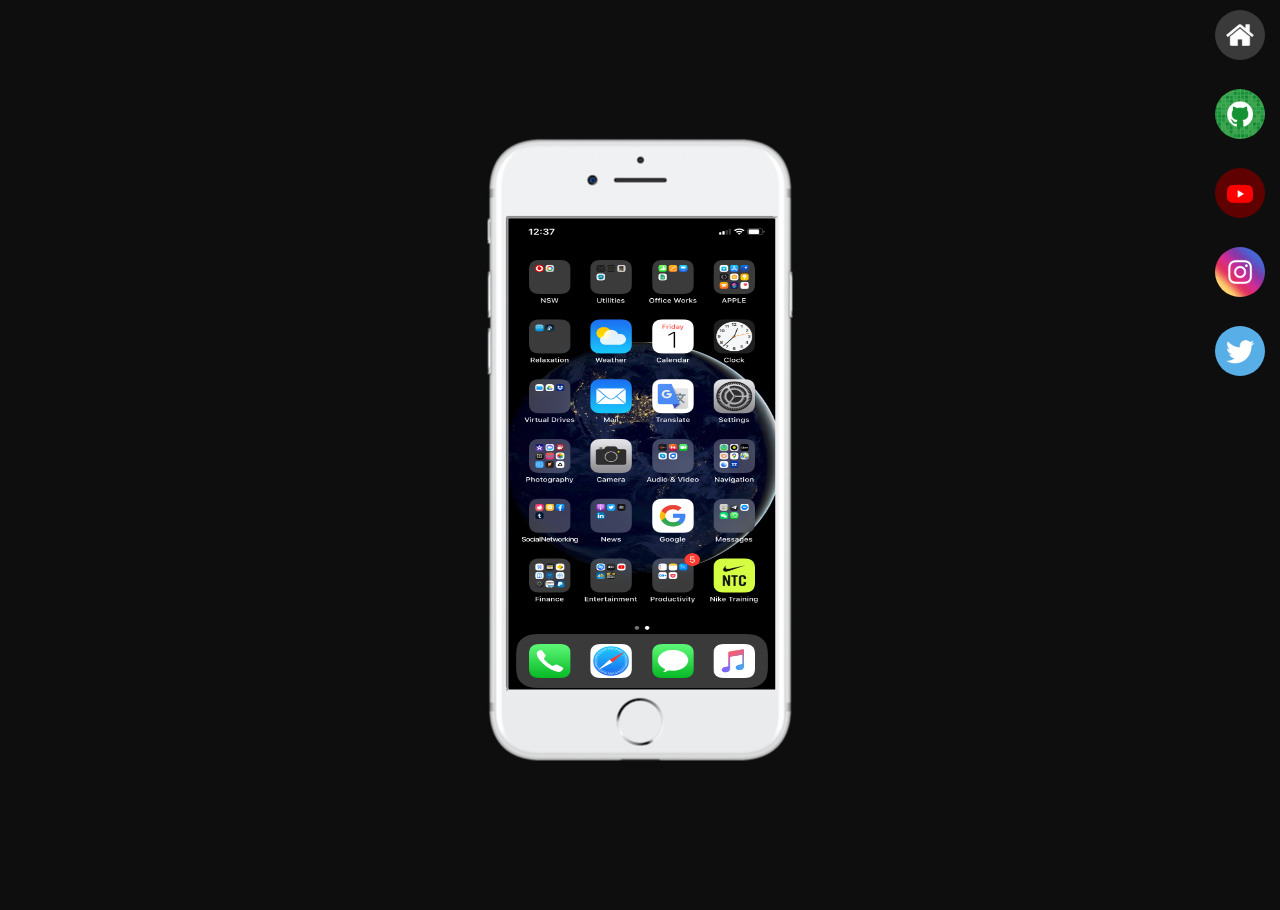
<file: index.html>
<!DOCTYPE html>
<html lang="en">
<head>
    <meta charset="UTF-8">
    <meta http-equiv="X-UA-Compatible" content="IE=edge">
    <meta name="viewport" content="width=device-width, initial-scale=1.0">
    <title>Social Media</title>
    <link rel="icon" href="data:image/svg+xml,<svg xmlns=%22http://www.w3.org/2000/svg%22 viewBox=%220 0 100 100%22><text y=%22.9em%22 font-size=%2290%22>📷</text></svg>">
    <link rel="stylesheet" href="style.css">
    <style>
        a img:hover {
            box-shadow: 2px 2px 5px rgba(255, 255, 255, 0.473);
            padding: 2.5px;
            transition: ease .3s;
        }
    </style>
</head>
<body>
    <main>
        <div class="right">
            <a href="home.html" target="screen"><img src="imgs/logo-home.jpg" alt="home"></a>
            <a href="socials/gh.html" target="screen"><img src="imgs/logo-github.jpg" alt="github"></a>
            <a href="socials/yt.html" target="screen"><img src="imgs/logo-youtube.jpg" alt="youtube"></a>
            <a href="socials/ig.html" target="screen"><img src="imgs/logo-instagram.jpg" alt="instagram"></a>
            <a href="socials/twt.html" target="screen"><img src="imgs/logo-twitter.jpg" alt="twitter"></a>
        </div>
        <div class="phone">
            <iframe src="home.html" frameborder="1" name="screen" id="screen">
                Not compatible
            </iframe>
        </div>
    </main>
</body>
</html>
</file>
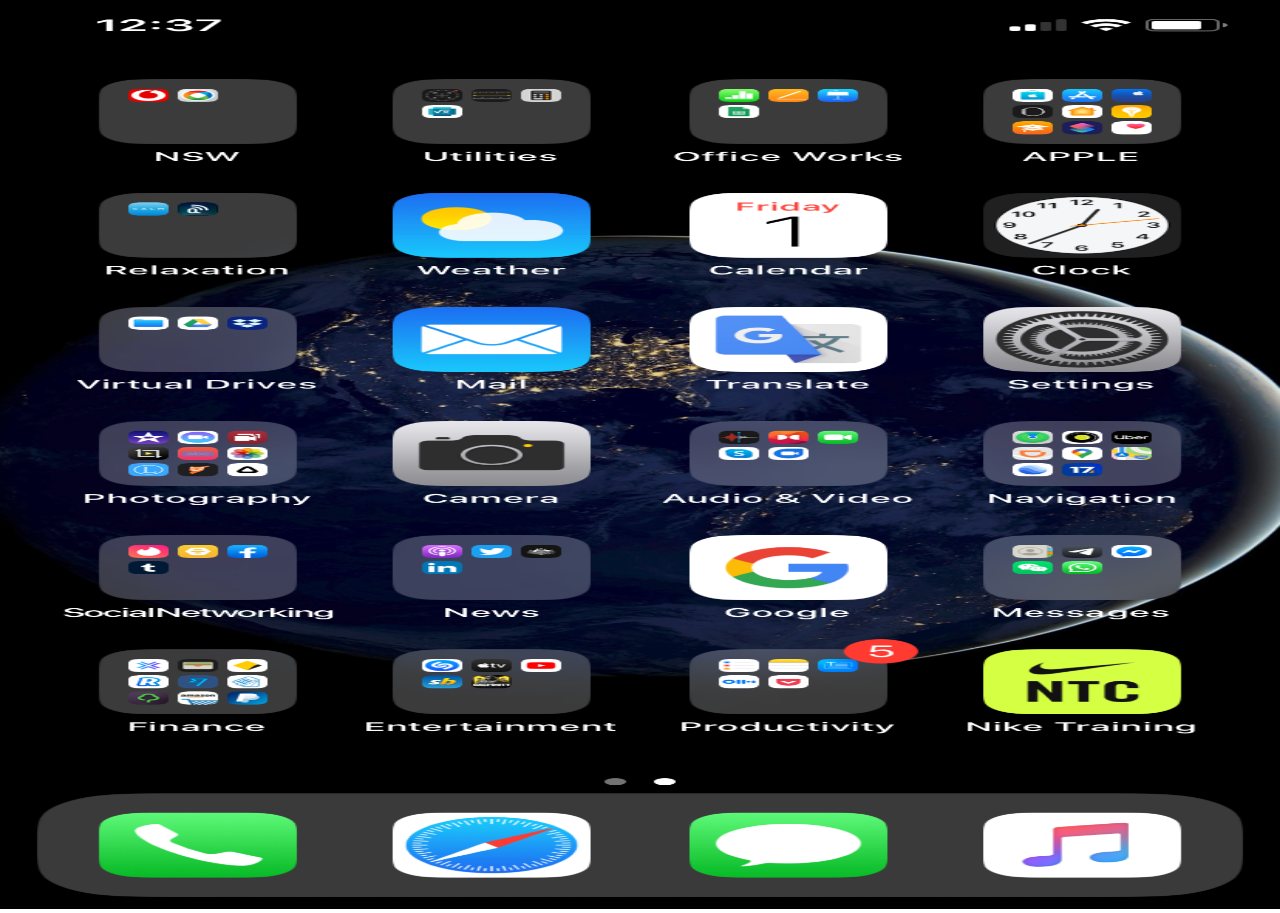
<file: home.html>
<!DOCTYPE html>
<html lang="en">
<head>
    <meta charset="UTF-8">
    <meta http-equiv="X-UA-Compatible" content="IE=edge">
    <meta name="viewport" content="width=device-width, initial-scale=1.0">
    <title>Document</title>
    <link rel="stylesheet" href="socials/social.css">
    <style>
        body {
            overflow: hidden;
        }

        img {
            height: 101vh;
        }
    </style>
</head>
<body>
    <img src="imgs/home.png" alt="home">
</body>
</html>
</file>
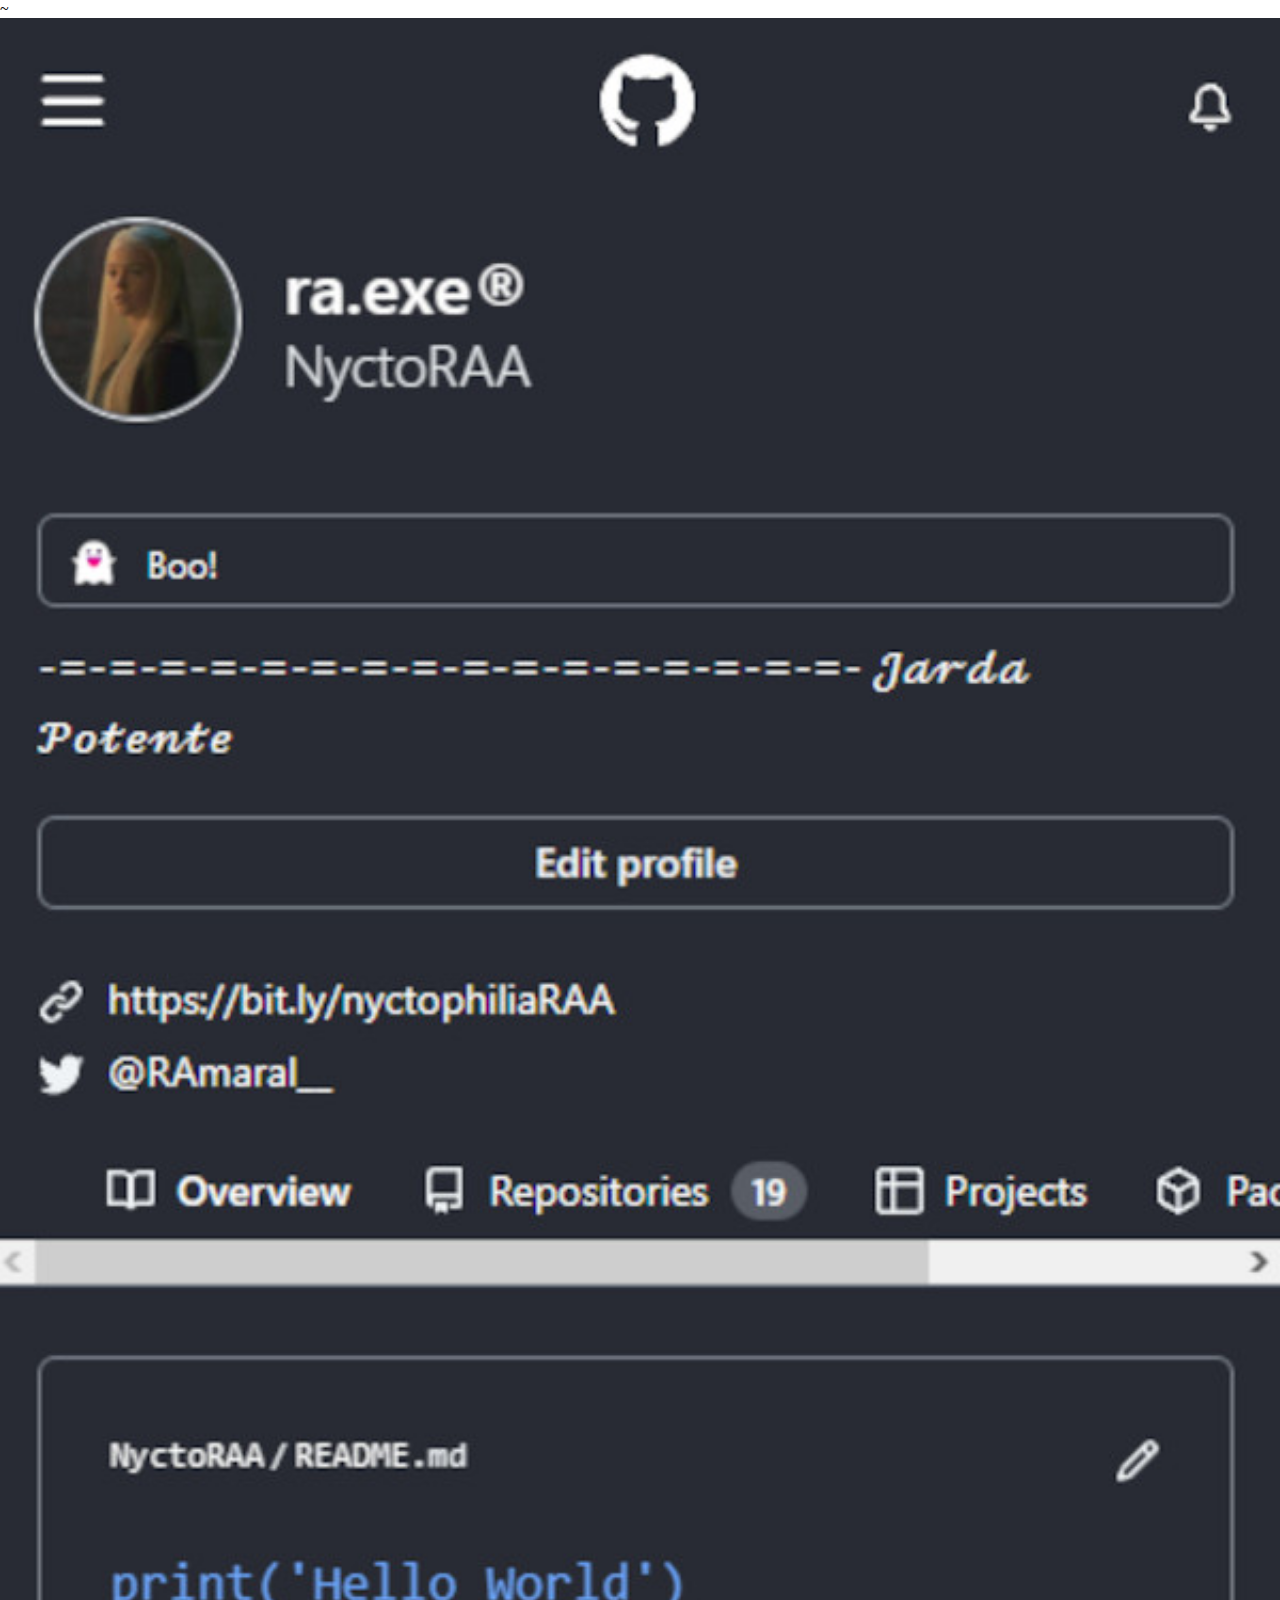
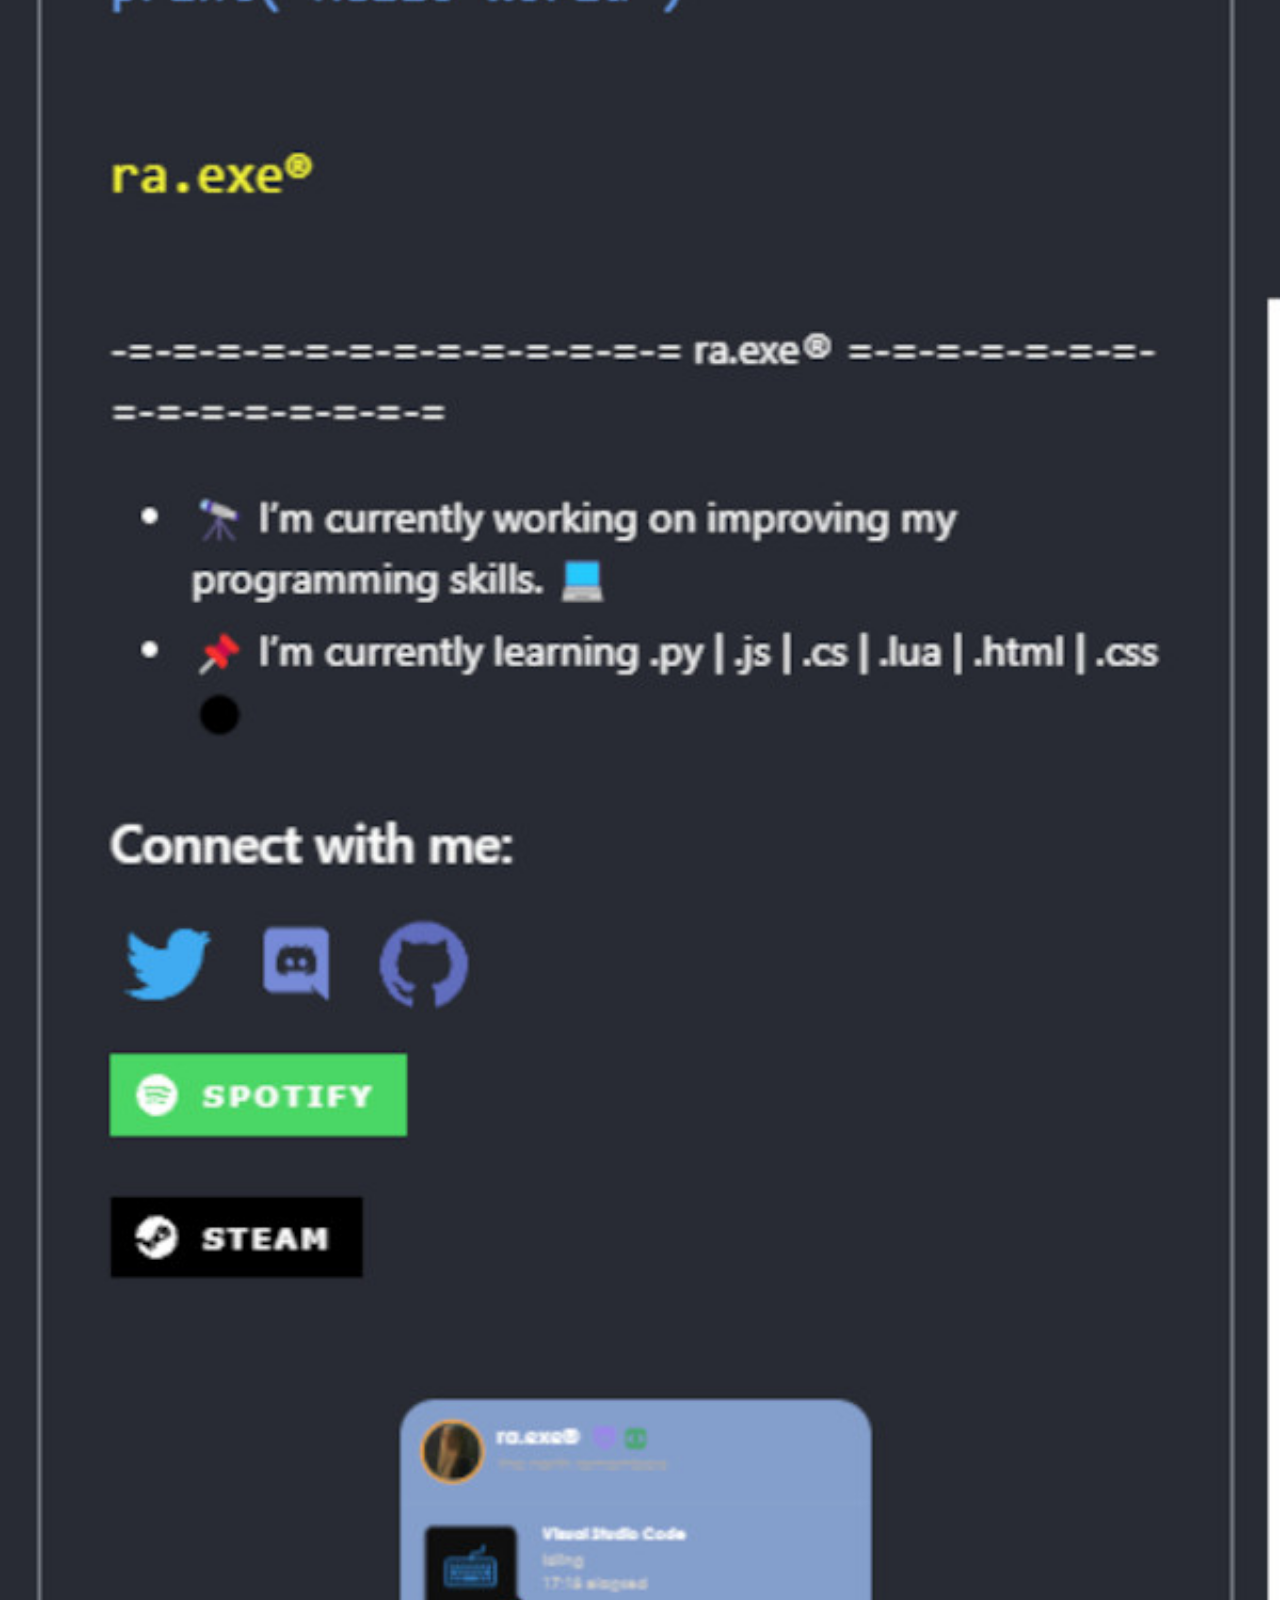
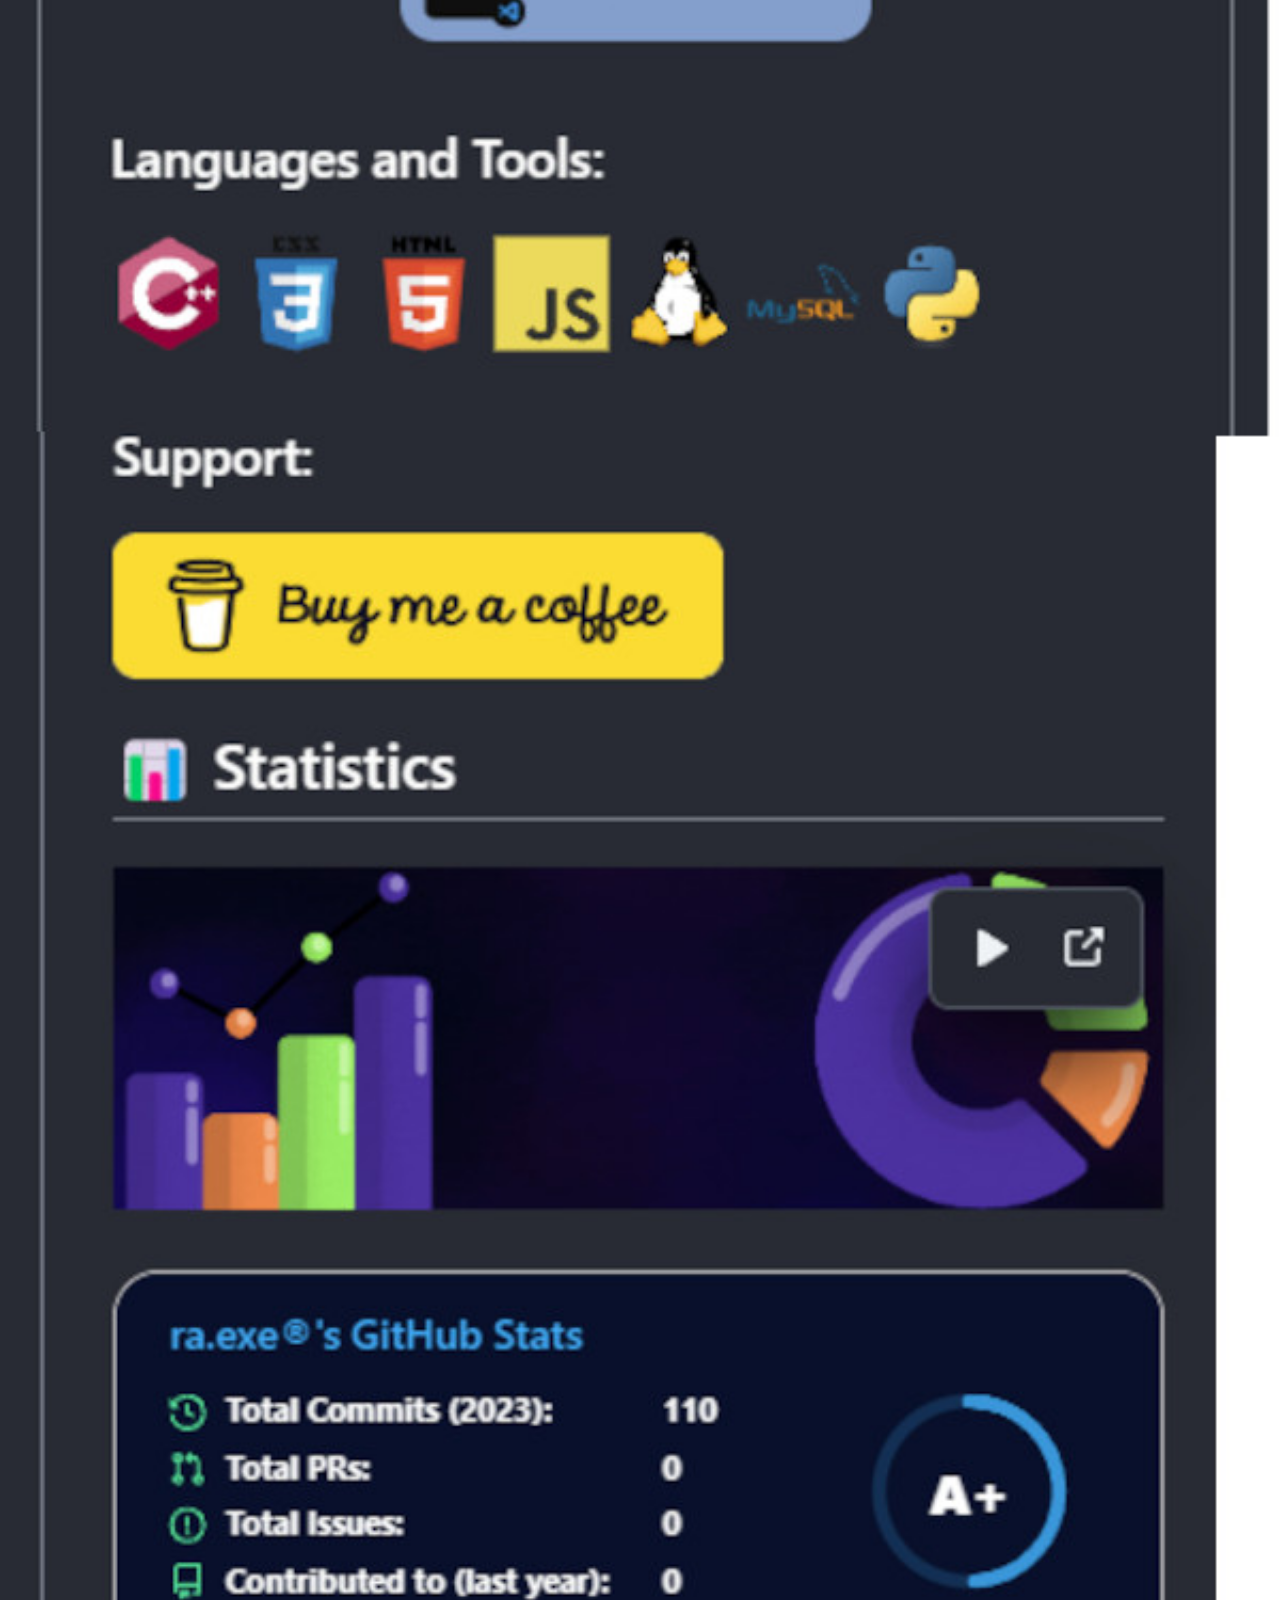
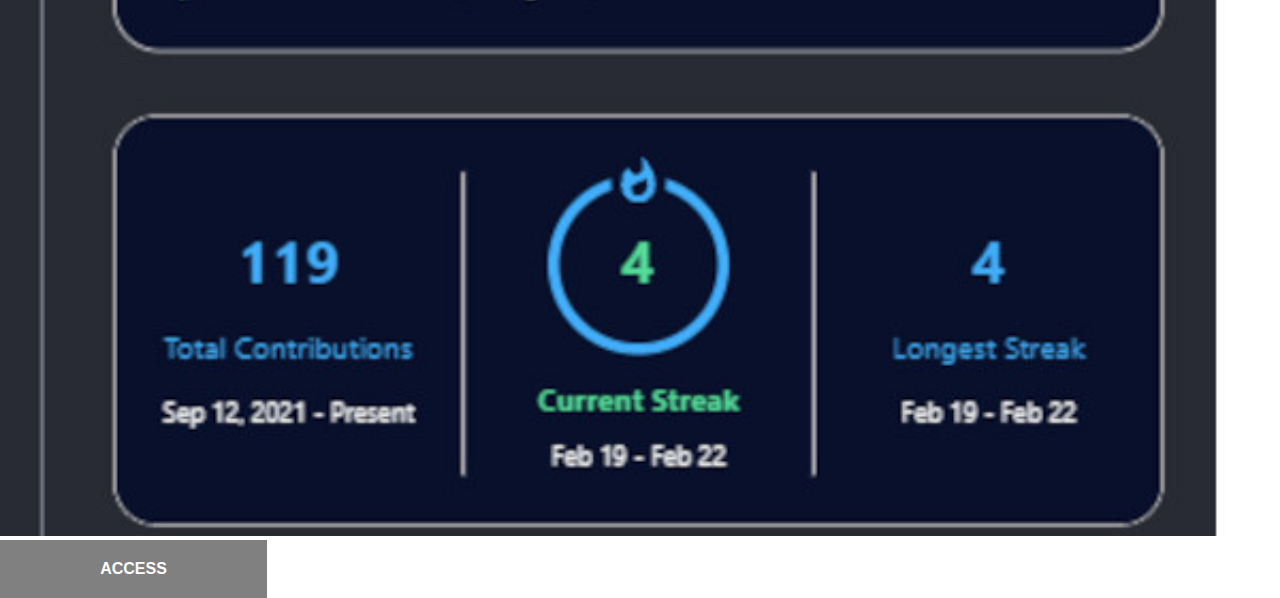
<file: socials/gh.html>
<!DOCTYPE html>
<html lang="en">
<head>
    <meta charset="UTF-8">
    <meta http-equiv="X-UA-Compatible" content="IE=edge">
    <meta name="viewport" content="width=device-width, initial-scale=1.0">
    <title>GitHub</title>~
    <link rel="stylesheet" href="social.css">
</head>
<body>
    <img src="../imgs/gh-screen.jpg" alt="GitHub">
    <a href="https://github.com/NyctoRAA" target="_blank">ACCESS</a>
</body>
</html>
</file>
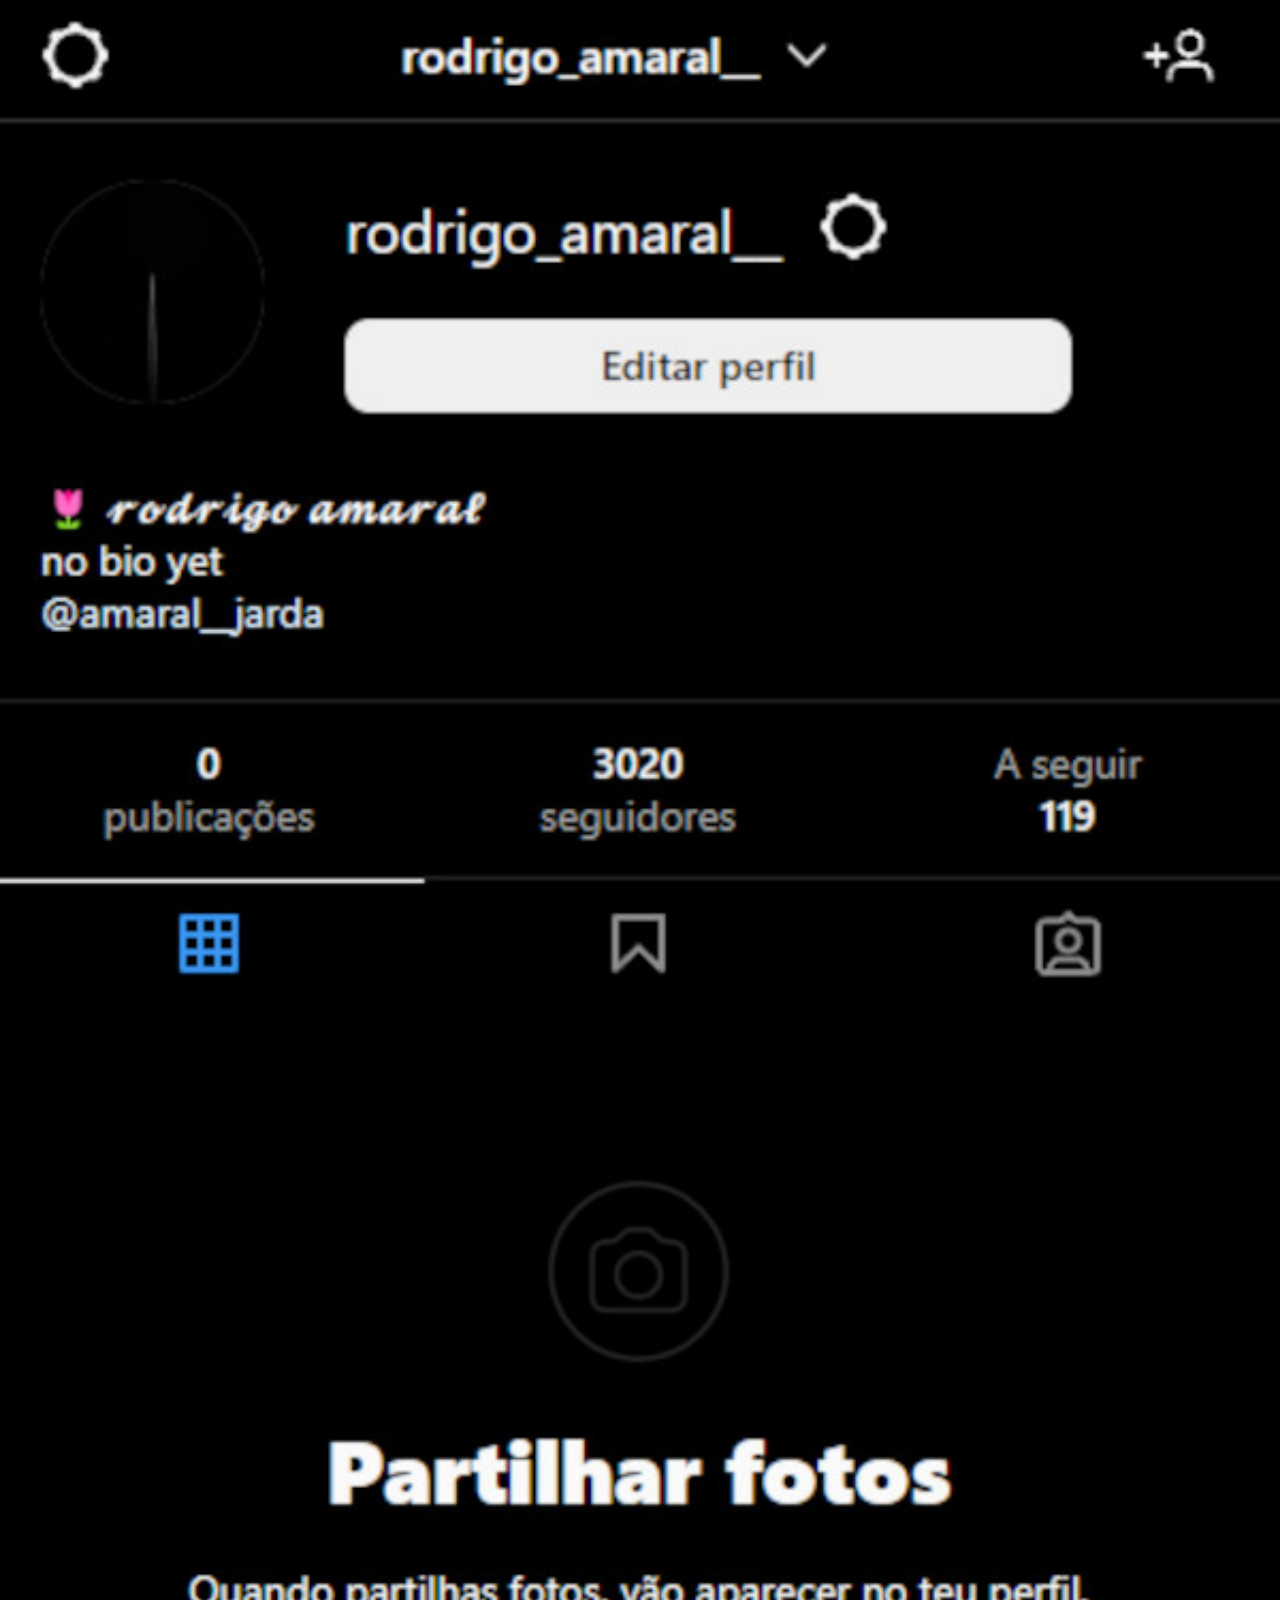
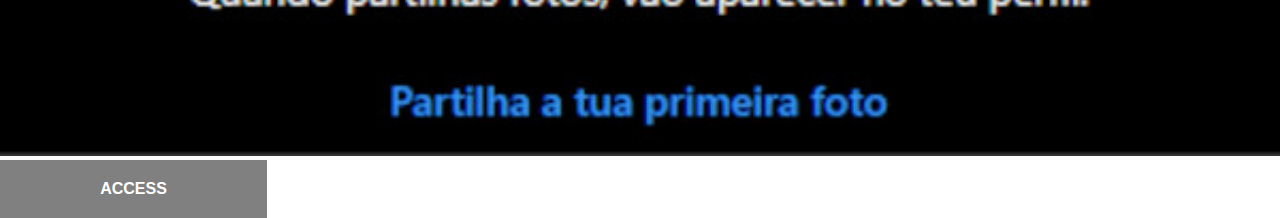
<file: socials/ig.html>
<!DOCTYPE html>
<html lang="en">
<head>
    <meta charset="UTF-8">
    <meta http-equiv="X-UA-Compatible" content="IE=edge">
    <meta name="viewport" content="width=device-width, initial-scale=1.0">
    <title>Instagram</title>
    <link rel="stylesheet" href="social.css">
</head>
<body>
    <img src="../imgs/ig-screen.jpg" alt="Instagram">
    <a href="https://www.instagram.com/rodrigo_amaral__/" target="_blank">ACCESS</a>
</body>
</html>
</file>
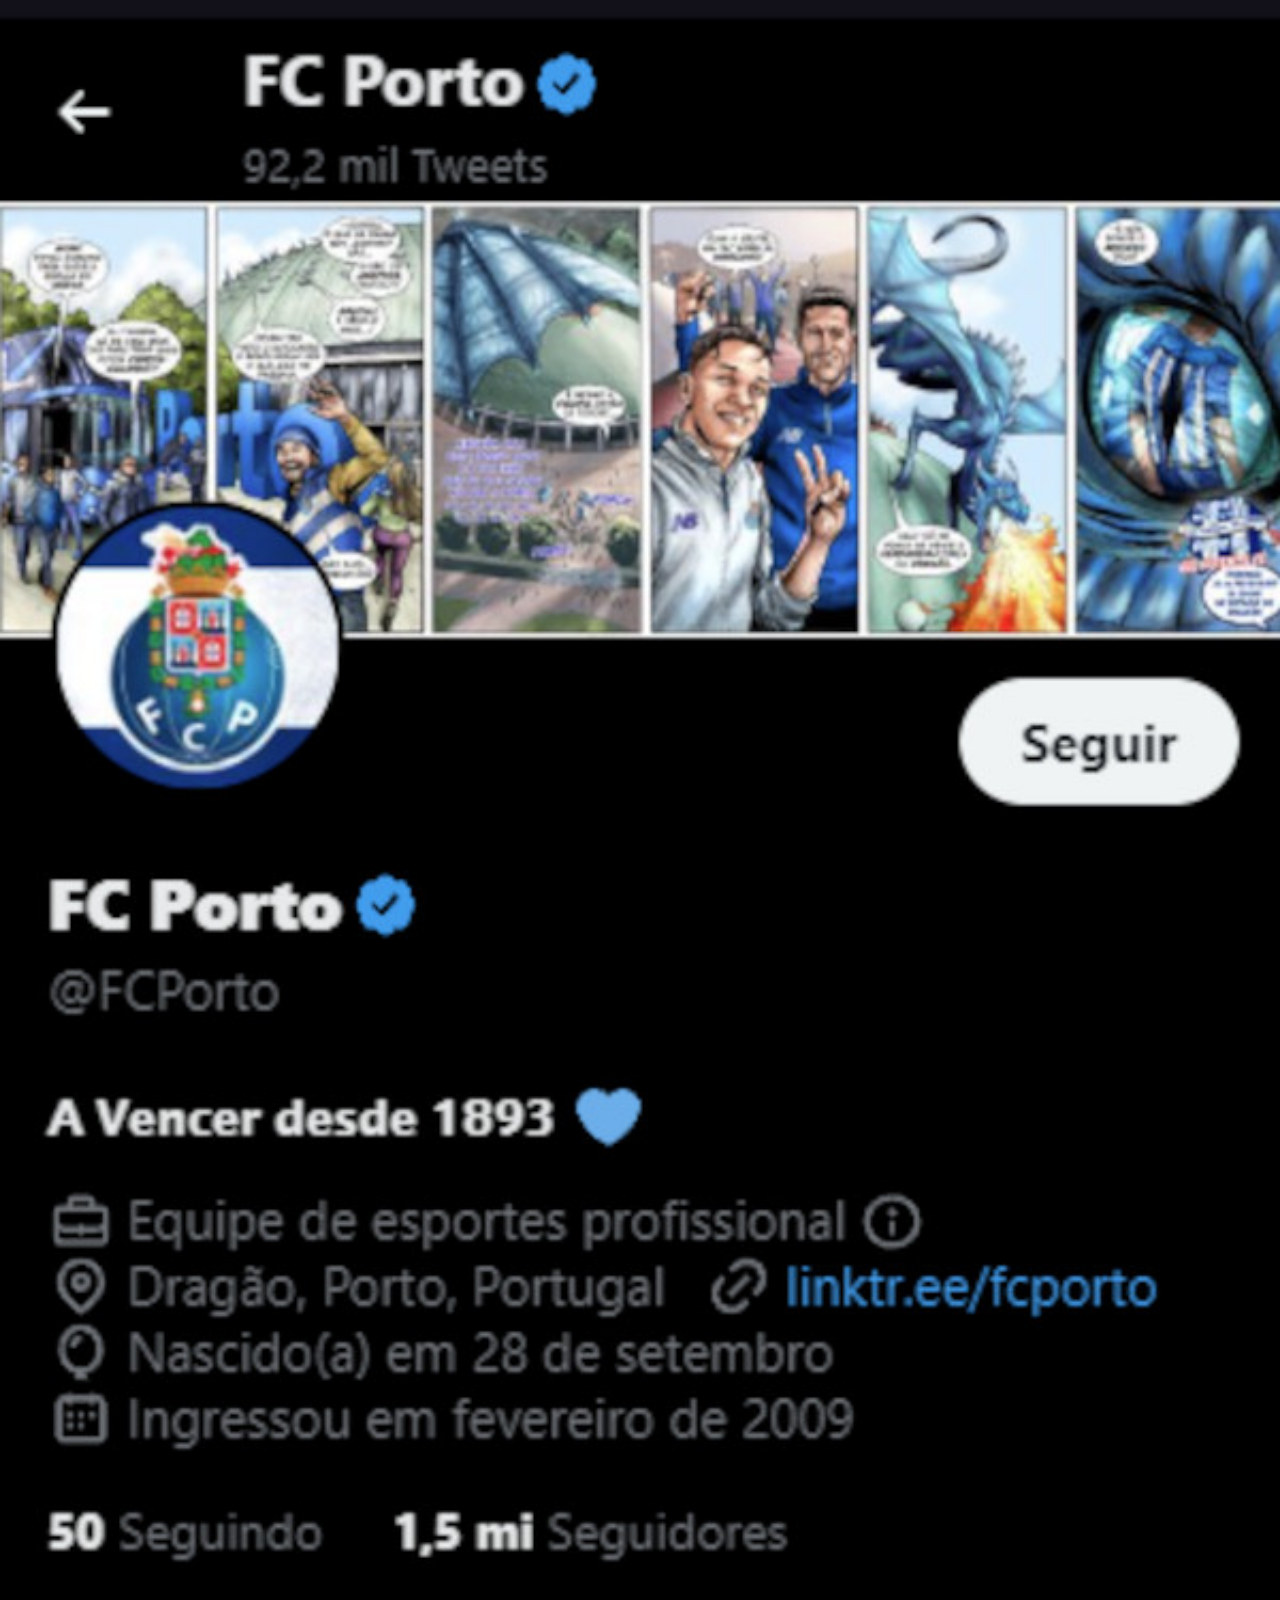
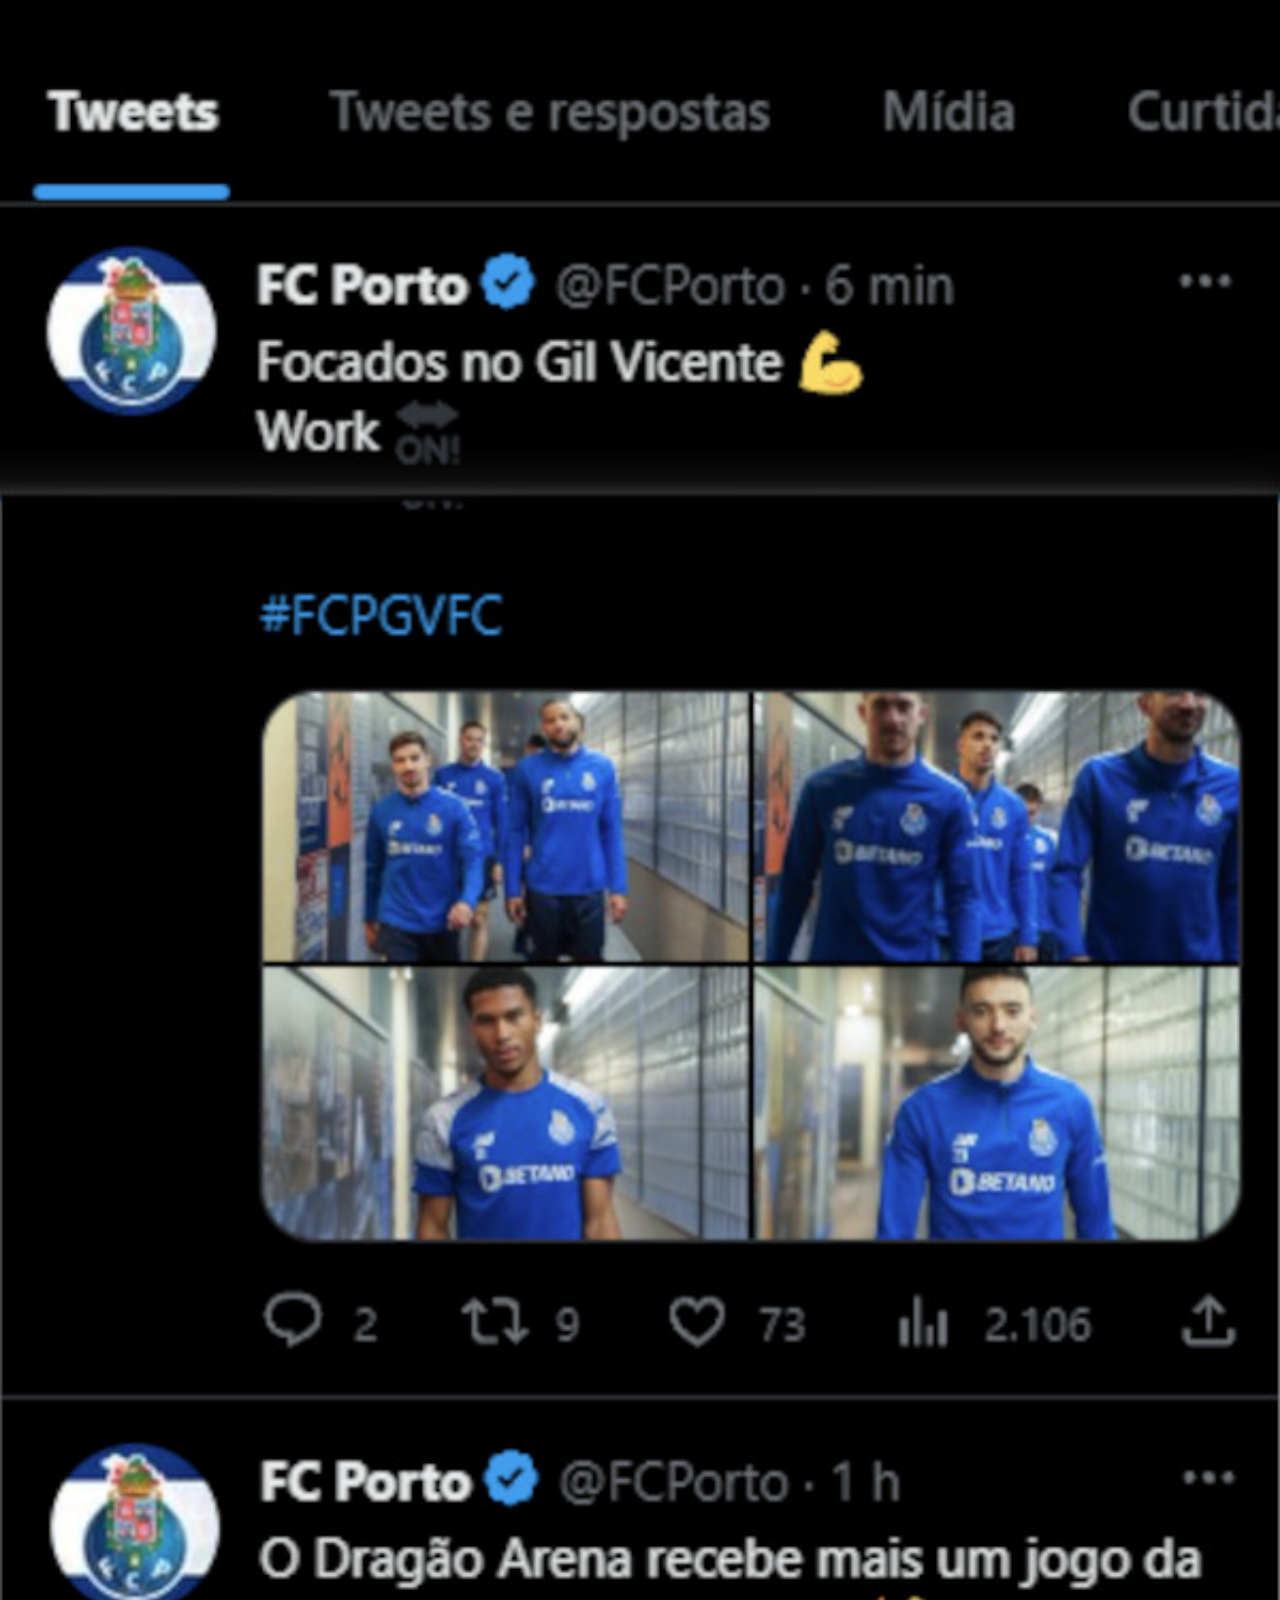
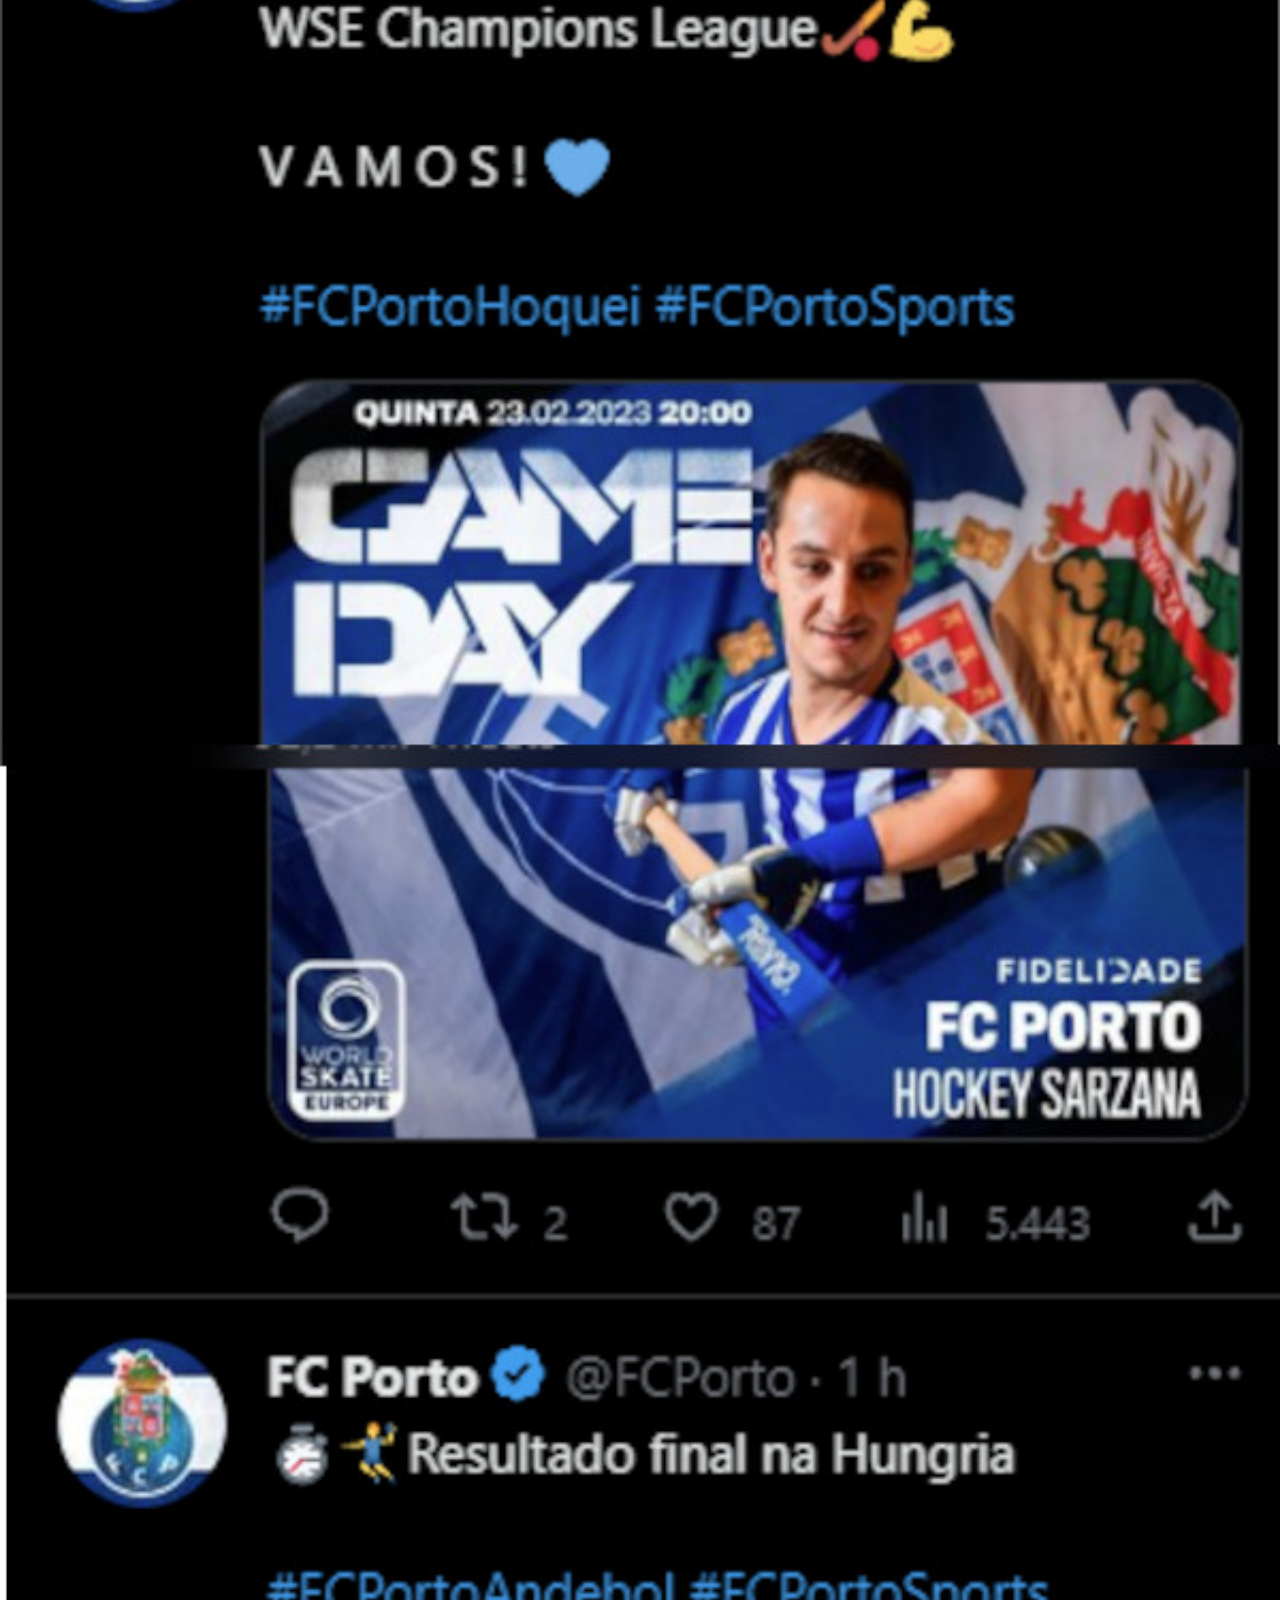
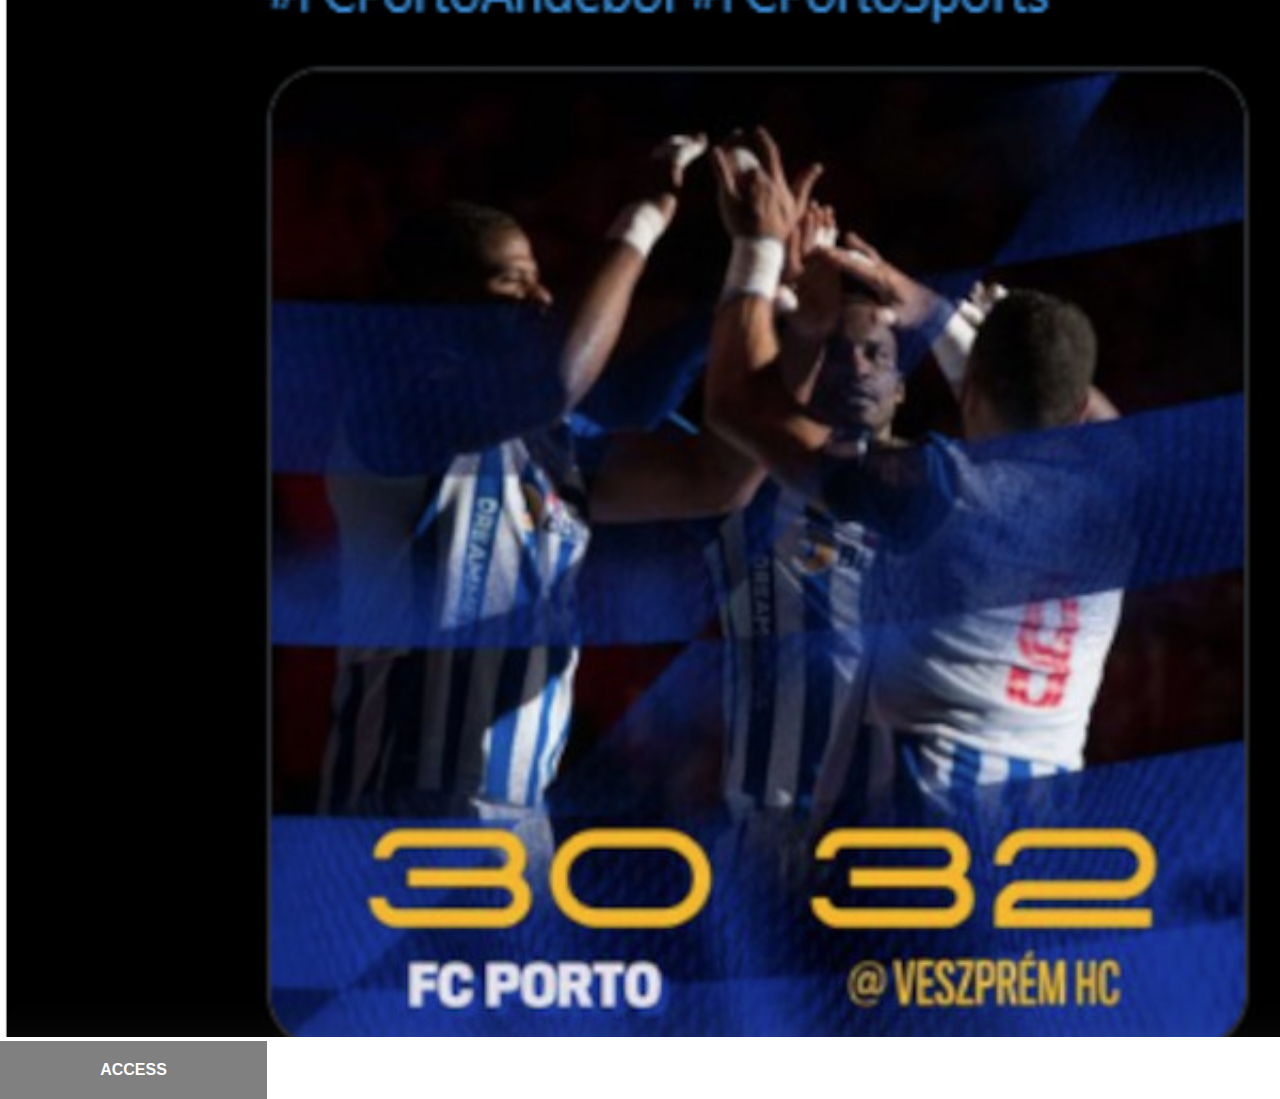
<file: socials/twt.html>
<!DOCTYPE html>
<html lang="en">
<head>
    <meta charset="UTF-8">
    <meta http-equiv="X-UA-Compatible" content="IE=edge">
    <meta name="viewport" content="width=device-width, initial-scale=1.0">
    <title>Twitter</title>
    <link rel="stylesheet" href="social.css">
</head>
<body>
    <img src="../imgs/twt-screen.jpg" alt="Twitter">
    <a href="https://twitter.com/FCPorto" target="_blank">ACCESS</a>
</body>
</html>
</file>
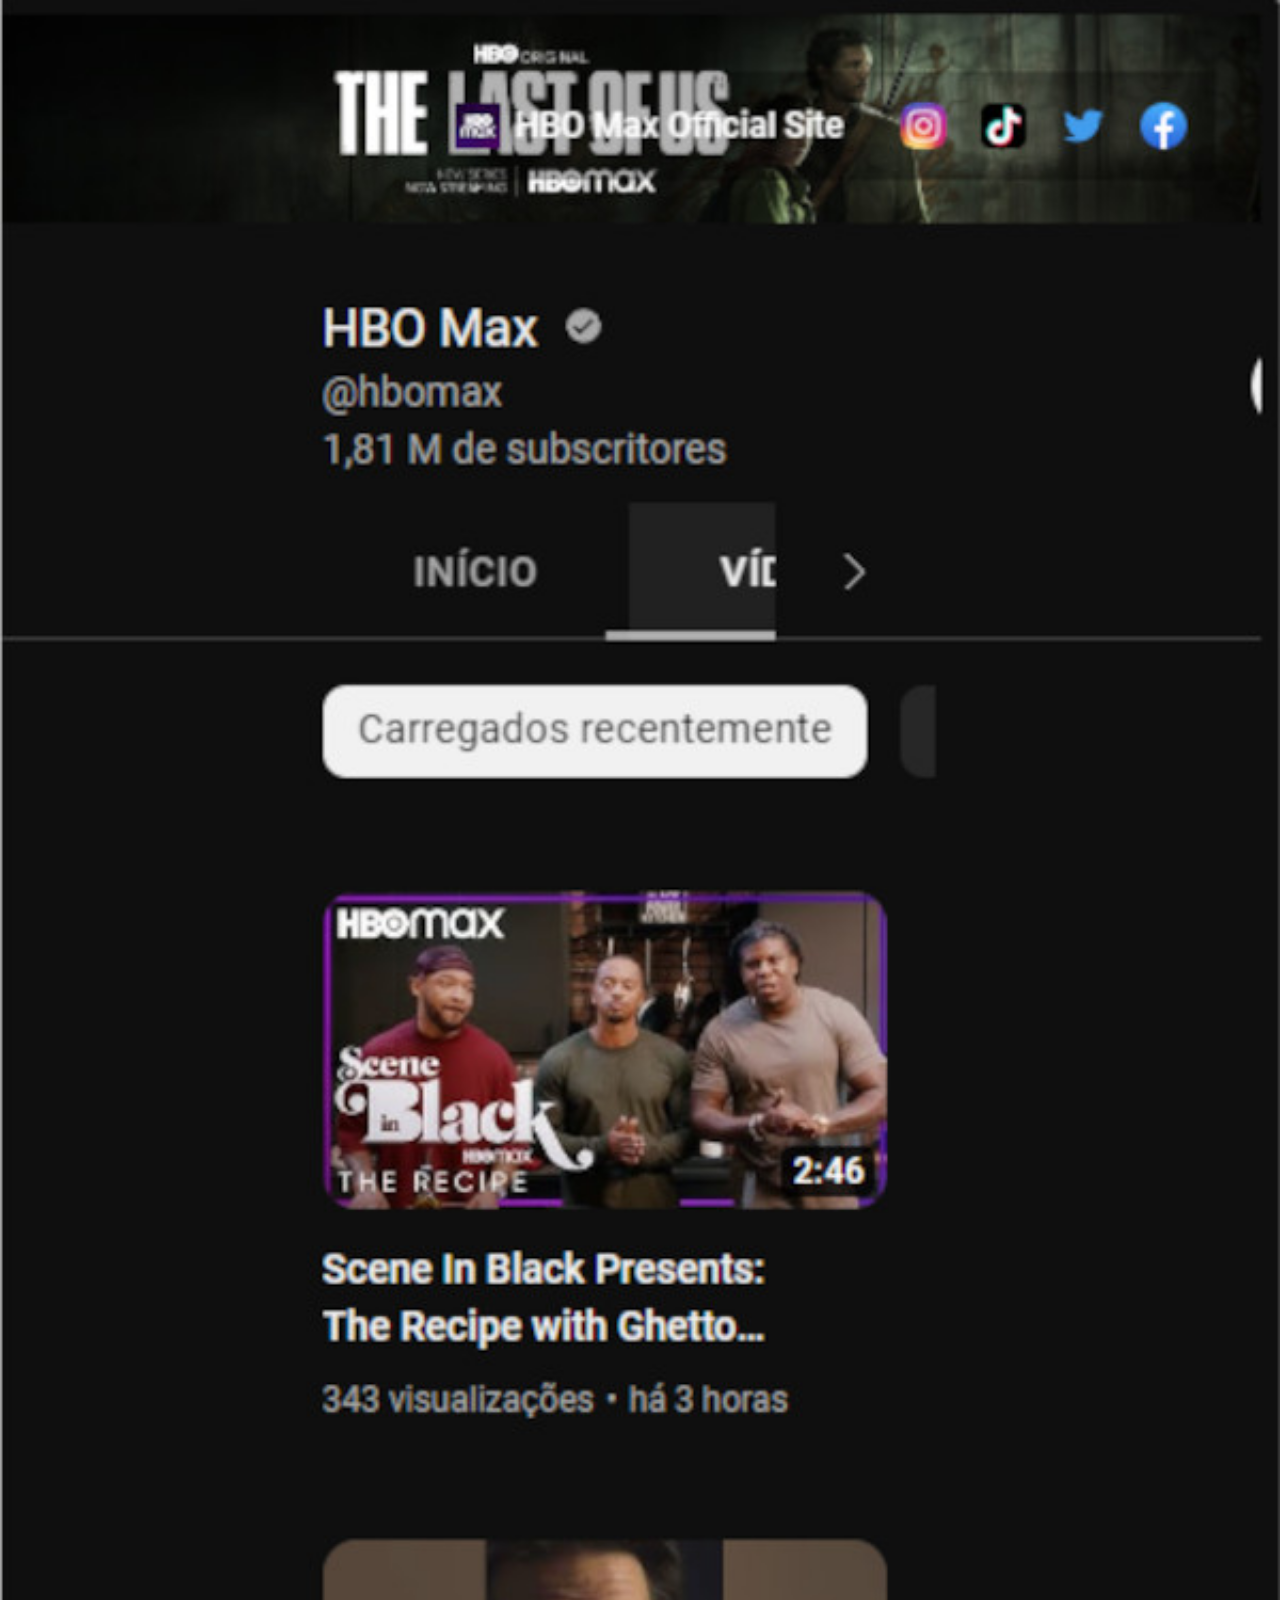
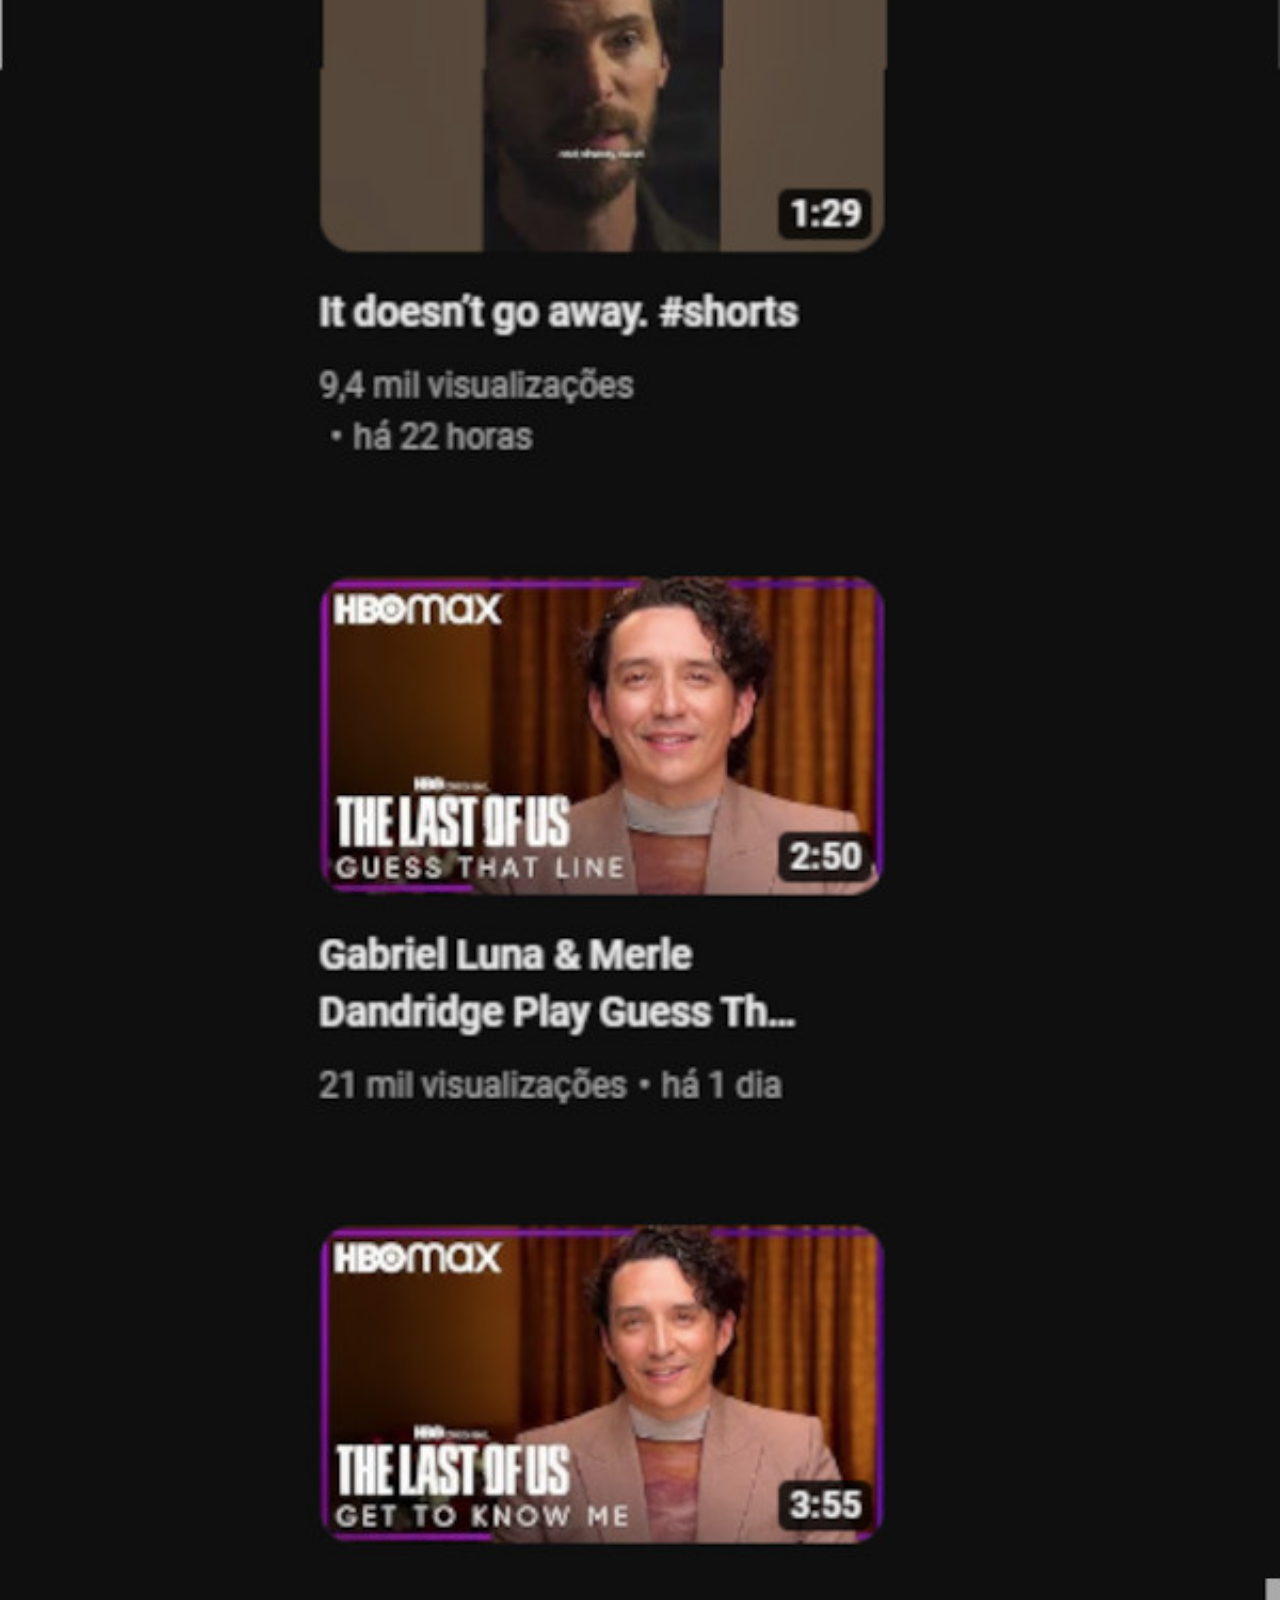
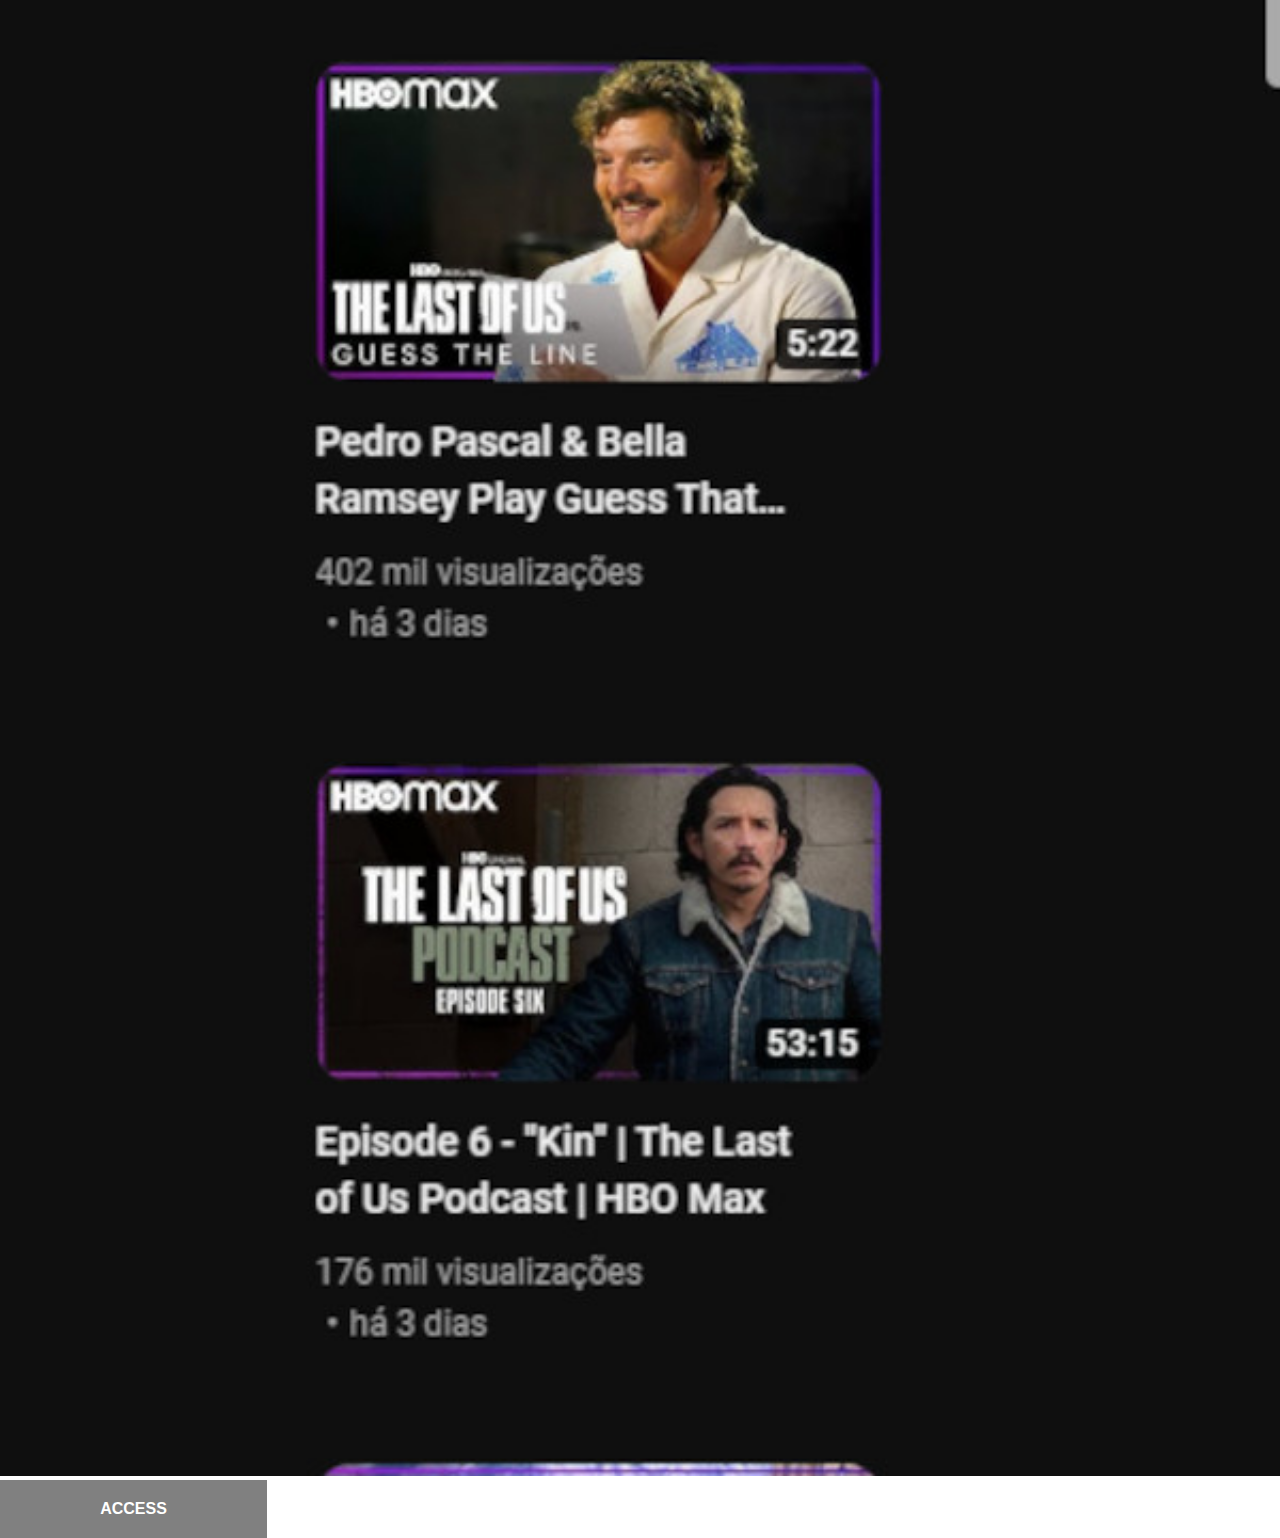
<file: socials/yt.html>
<!DOCTYPE html>
<html lang="en">
<head>
    <meta charset="UTF-8">
    <meta http-equiv="X-UA-Compatible" content="IE=edge">
    <meta name="viewport" content="width=device-width, initial-scale=1.0">
    <title>Youtube</title>
    <link rel="stylesheet" href="social.css">
</head>
<body>
    <img src="../imgs/yt-screen.jpg" alt="Youtube">
    <a href="https://www.youtube.com/@hbomax/videos" target="_blank">ACCESS</a>
</body>
</html>
</file>
<file: style.css>
body {
    font-family: Arial, Helvetica, sans-serif;
    margin: 0;
    padding: 0;
    background-color: rgb(15, 14, 14);
    height: 100vh;
    width: 100vw;
    overflow: hidden;
}

img {
    border-radius: 50%;
    width: 50px;
}

iframe {
    position: relative;
    top: 80px;
    left: 22px;
    width: 267px;
    height: 471px;
}

.right {
    display: flex;
    flex-direction: column;
    gap: 25px;
    margin-right: 15px;
    margin-top: 10px;
    align-items: flex-end;
}

.phone {
    position: absolute;
    top: 50%;
    left: 50%;
    transform: translate(-50%, -50%);
    background: url("imgs/frame-iphone.png");
    background-size: cover;
    background-repeat: no-repeat;
    background-position: center;
    height: 627px;
    width: 311px;
}
</file>
<file: socials/social.css>
* {
    margin: 0px;
    padding: 0px;
}

::-webkit-scrollbar {
    width: 0px;
    height: 0px;
}

a {
    display: block;
    background-color: gray;
    color: white;
    font-weight: 900;
    width: 227px;
    text-align: center;
    font-family: Arial;
    text-decoration: none;
    padding: 20px;
}

a:hover {
    text-shadow: 2px 2px 2px rgb(36, 33, 33);
    text-decoration: underline;
}

img {
    width: 100vw;   
}
</file>
